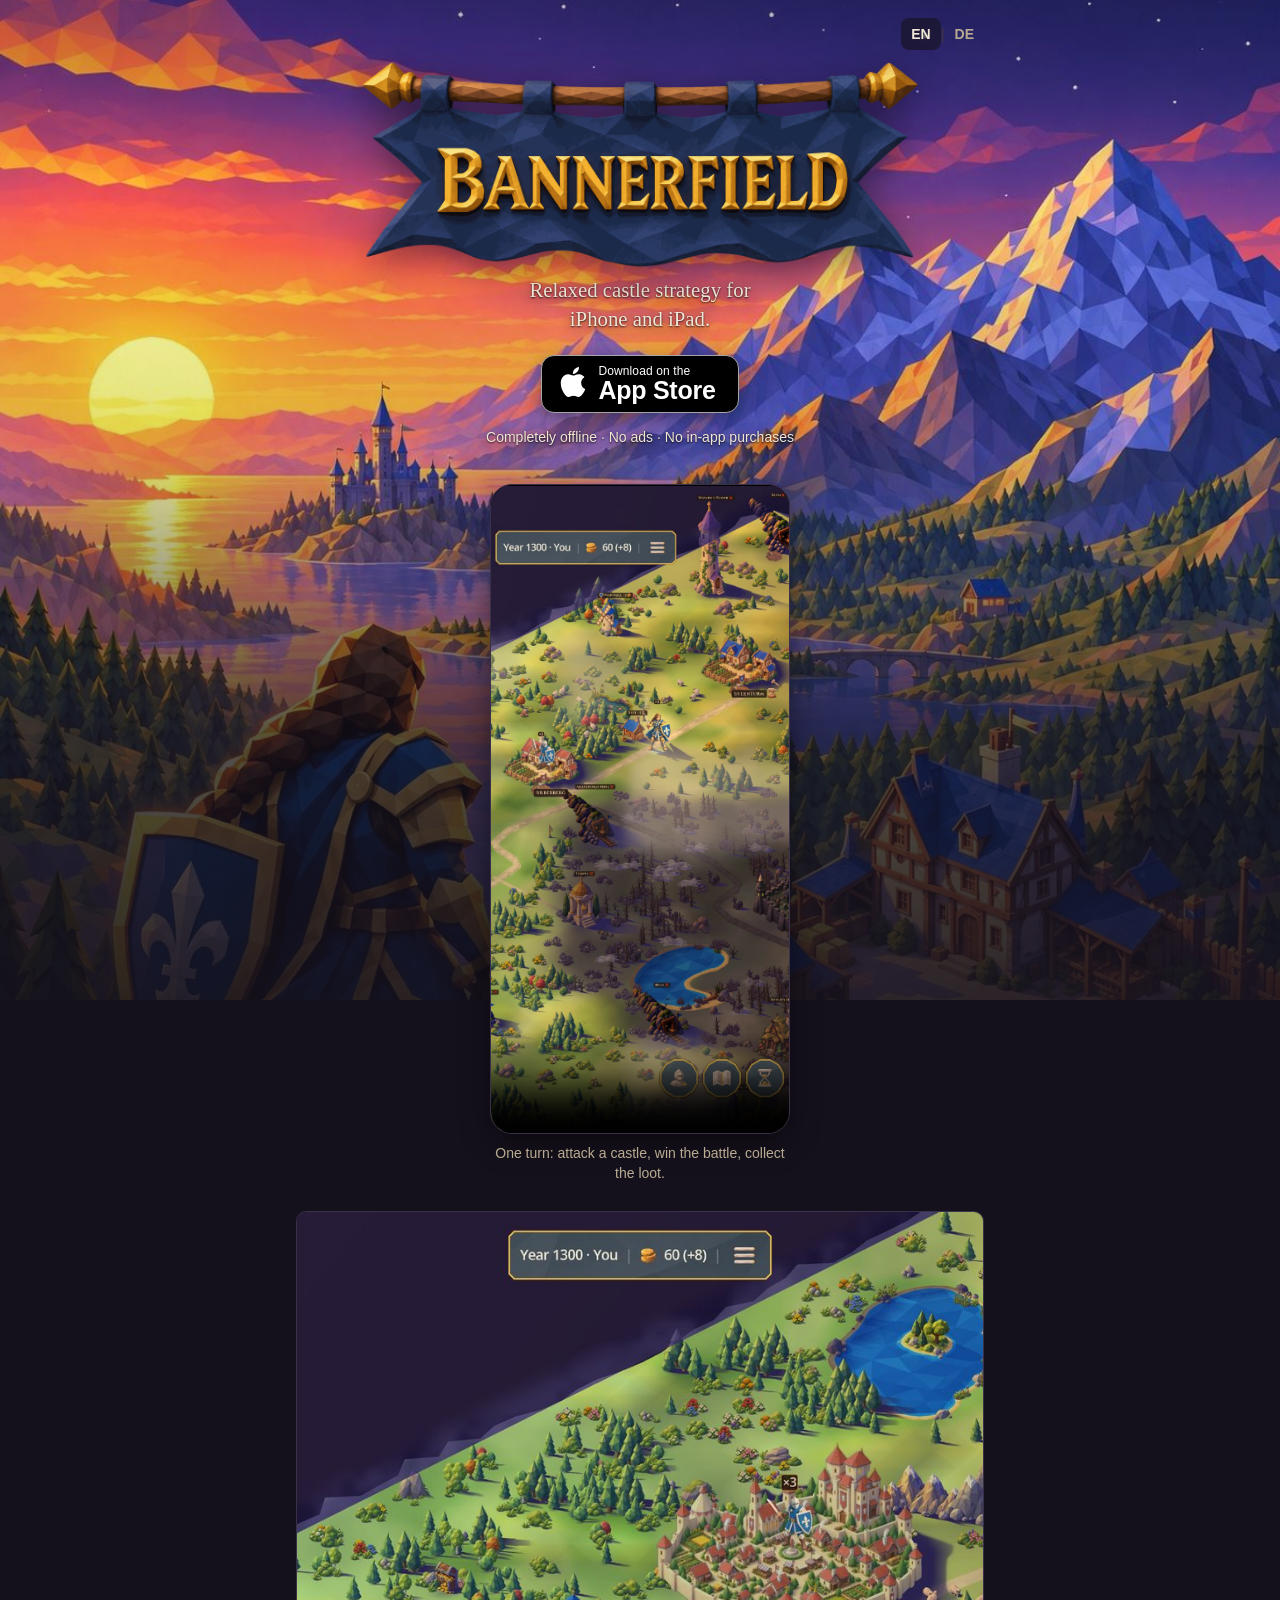
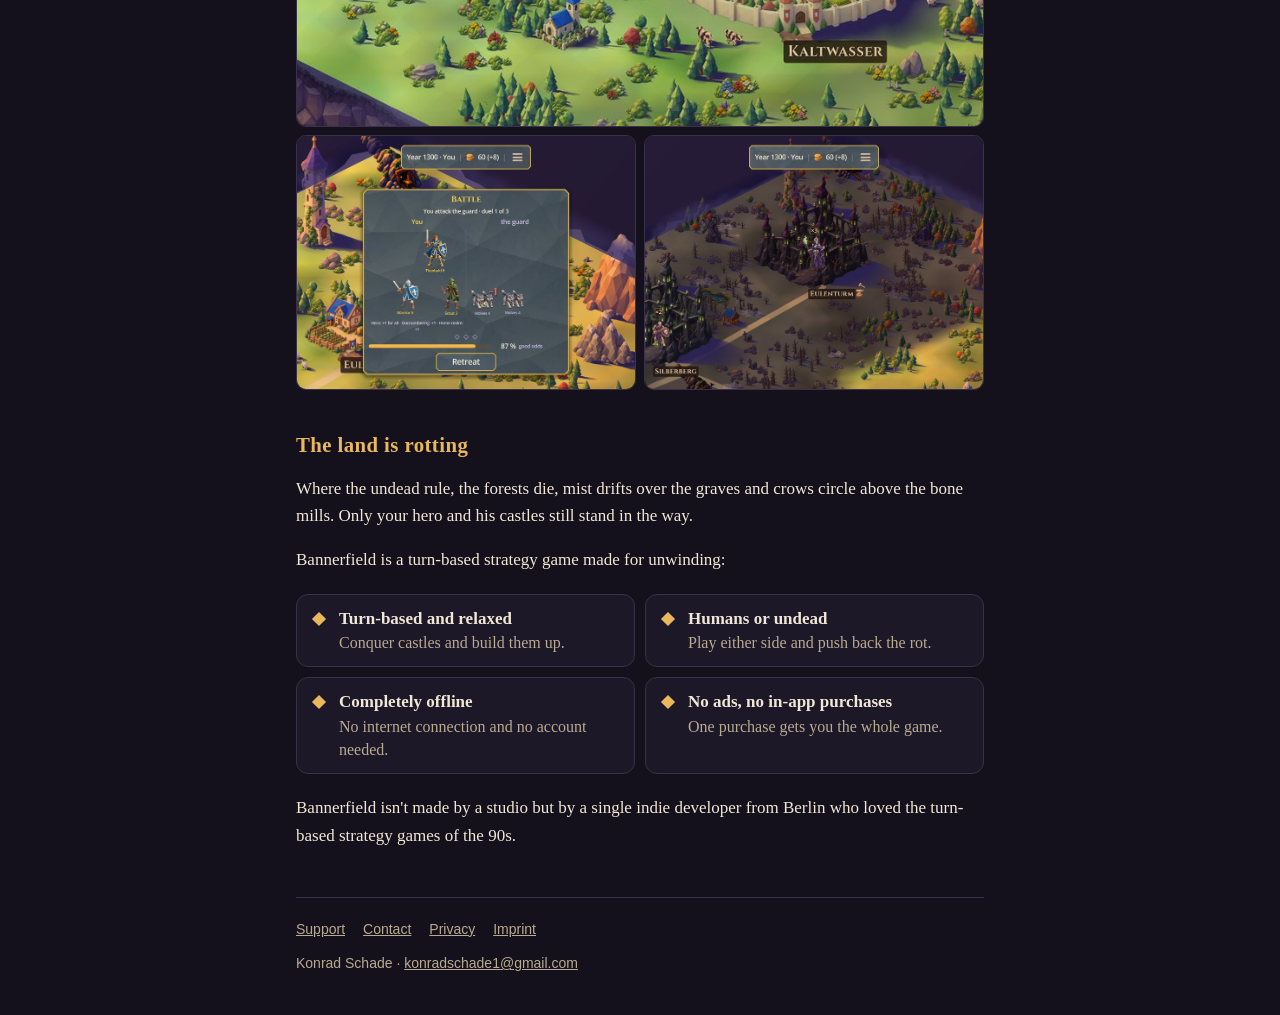
<file: index.html>
<!doctype html>
<html lang="en">
<head>
<meta charset="utf-8">
<meta name="viewport" content="width=device-width, initial-scale=1">
<title>Bannerfield – relaxed castle strategy for iPhone and iPad</title>
<meta name="description" content="Bannerfield is a relaxing turn-based strategy game for iPhone and iPad: conquer and upgrade castles, play as humans or undead, push back the rot. Completely offline, no ads, no in-app purchases.">
<meta name="theme-color" content="#15111c">
<meta name="apple-itunes-app" content="app-id=6818740691">
<meta property="og:type" content="website">
<meta property="og:title" content="Bannerfield">
<meta property="og:description" content="Relaxed castle strategy for iPhone and iPad.">
<meta property="og:url" content="https://konradschade.github.io/bannerfield/">
<meta property="og:image" content="https://konradschade.github.io/bannerfield/media/castle_en.jpg">
<link rel="alternate" hreflang="en" href="https://konradschade.github.io/bannerfield/">
<link rel="alternate" hreflang="de" href="https://konradschade.github.io/bannerfield/de/">
<link rel="alternate" hreflang="x-default" href="https://konradschade.github.io/bannerfield/">
<link rel="stylesheet" href="style.css?v=2">
<link rel="icon" href="icon.png">
<link rel="apple-touch-icon" href="icon.png">
</head>
<body class="home">
<div class="sky" aria-hidden="true"></div>
<main>
  <header class="topbar">
    <nav class="lang" aria-label="Language">
      <a href="./" lang="en" aria-current="page">EN</a>|<a href="de/" lang="de" hreflang="de">DE</a>
    </nav>
  </header>

  <section class="hero">
    <h1><img class="logo" src="logo.png?v=2" alt="Bannerfield" width="900" height="336"></h1>
    <p class="pitch">Relaxed castle strategy for iPhone and iPad.</p>
    <a class="appstore" href="https://apps.apple.com/app/bannerfield/id6818740691">
      <svg viewBox="0 0 24 24" aria-hidden="true"><path d="M12.152 6.896c-.948 0-2.415-1.078-3.96-1.04-2.04.027-3.91 1.183-4.961 3.014-2.117 3.675-.546 9.103 1.519 12.09 1.013 1.454 2.208 3.09 3.792 3.039 1.52-.065 2.09-.987 3.935-.987 1.831 0 2.35.987 3.96.948 1.637-.026 2.676-1.48 3.676-2.948 1.156-1.688 1.636-3.325 1.662-3.415-.039-.013-3.182-1.221-3.22-4.857-.026-3.04 2.48-4.494 2.597-4.559-1.429-2.09-3.623-2.324-4.39-2.376-2-.156-3.675 1.09-4.61 1.09zM15.53 3.83c.843-1.012 1.4-2.427 1.245-3.83-1.207.052-2.662.805-3.532 1.818-.78.896-1.454 2.338-1.273 3.714 1.338.104 2.715-.688 3.559-1.701"/></svg>
      <span><small>Download on the</small><b>App Store</b></span>
    </a>
    <p class="facts"><span>Completely offline</span> · <span>No ads</span> · <span>No in-app purchases</span></p>
  </section>

  <section class="media" aria-label="Gameplay">
    <figure class="video">
      <video controls playsinline muted loop preload="none" width="720" height="1560" poster="media/gameplay_poster.jpg?v=3">
        <source src="media/gameplay.mp4?v=3" type="video/mp4">
      </video>
      <figcaption>One turn: attack a castle, win the battle, collect the loot.</figcaption>
    </figure>
    <div class="shots">
      <a href="media/castle_en.jpg"><img src="media/castle_en.jpg" width="900" height="585" loading="lazy" alt="The neutral castle Kaltwasser by a lake"></a>
      <a href="media/battle_en.jpg"><img src="media/battle_en.jpg" width="900" height="585" loading="lazy" alt="A battle against the wolves guarding a special site"></a>
      <a href="media/rot_en.jpg"><img src="media/rot_en.jpg" width="900" height="585" loading="lazy" alt="Undead castles in the rotting land"></a>
    </div>
  </section>

  <section>
    <h2>The land is rotting</h2>
    <p>Where the undead rule, the forests die, mist drifts over the graves and crows circle above the bone
    mills. Only your hero and his castles still stand in the way.</p>
    <p>Bannerfield is a turn-based strategy game made for unwinding:</p>
    <ul class="features">
      <li><b>Turn-based and relaxed</b>Conquer castles and build them up.</li>
      <li><b>Humans or undead</b>Play either side and push back the rot.</li>
      <li><b>Completely offline</b>No internet connection and no account needed.</li>
      <li><b>No ads, no <span class="nw">in-app</span> purchases</b>One purchase gets you the whole game.</li>
    </ul>
    <p>Bannerfield isn't made by a studio but by a single indie developer from Berlin who loved the
    turn-based strategy games of the 90s.</p>
  </section>

  <footer>
    <nav aria-label="Footer">
      <a href="support/">Support</a><a href="contact/">Contact</a><a href="datenschutz/">Privacy</a><a href="impressum/">Imprint</a>
    </nav>
    Konrad Schade · <a href="mailto:konradschade1@gmail.com">konradschade1@gmail.com</a>
  </footer>
</main>
</body>
</html>
</file>
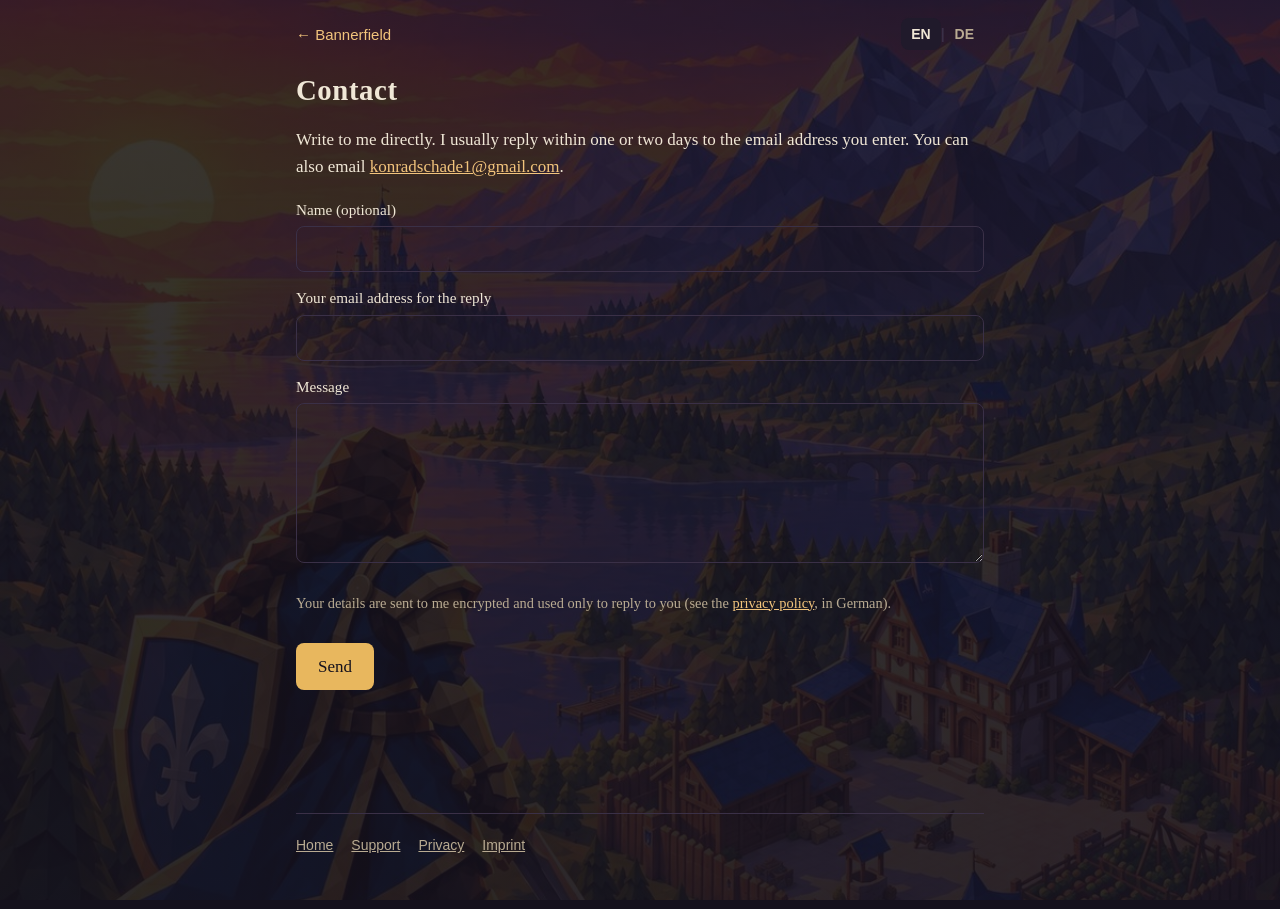
<file: contact/index.html>
<!doctype html>
<html lang="en">
<head>
<meta charset="utf-8">
<meta name="viewport" content="width=device-width, initial-scale=1">
<title>Contact – Bannerfield</title>
<meta name="theme-color" content="#15111c">
<link rel="alternate" hreflang="en" href="https://konradschade.github.io/bannerfield/contact/">
<link rel="alternate" hreflang="de" href="https://konradschade.github.io/bannerfield/kontakt/">
<link rel="stylesheet" href="../style.css?v=2">
<link rel="icon" href="../icon.png">
<style>
form { display: grid; gap: 14px; margin-top: 16px; }
label { display: grid; gap: 4px; font-size: 0.95rem; }
input, textarea { font: inherit; padding: 10px 12px; border: 1px solid var(--line); border-radius: 8px; background: transparent; color: var(--ink); }
textarea { min-height: 160px; resize: vertical; }
button { justify-self: start; font: inherit; padding: 10px 22px; border: 0; border-radius: 8px; background: var(--accent); color: var(--bg); cursor: pointer; }
button:disabled { opacity: 0.6; cursor: default; }
.hint { color: var(--muted); font-size: 0.9rem; }
#status { min-height: 1.6em; }
.trap { position: absolute; left: -9999px; }
</style>
</head>
<body>
<main>
  <header class="topbar">
    <a class="back" href="../">← Bannerfield</a>
    <nav class="lang" aria-label="Language">
      <a href="./" lang="en" aria-current="page">EN</a>|<a href="../kontakt/" lang="de" hreflang="de">DE</a>
    </nav>
  </header>
  <h1>Contact</h1>
  <p>Write to me directly. I usually reply within one or two days to the email address you enter.
  You can also email <a href="mailto:konradschade1@gmail.com">konradschade1@gmail.com</a>.</p>
  <form id="f">
    <label>Name (optional)<input id="name" name="name" autocomplete="name" maxlength="80"></label>
    <label>Your email address for the reply<input id="mail" name="mail" type="email" required autocomplete="email" maxlength="120"></label>
    <label>Message<textarea id="msg" name="msg" required maxlength="3000"></textarea></label>
    <input class="trap" id="web" name="web" tabindex="-1" autocomplete="off" aria-hidden="true">
    <p class="hint">Your details are sent to me encrypted and used only to reply to you
    (see the <a href="../datenschutz/">privacy policy</a>, in German).</p>
    <button id="send" type="submit">Send</button>
    <p id="status" role="status"></p>
  </form>
  <footer>
    <nav aria-label="Footer">
      <a href="../">Home</a><a href="../support/">Support</a><a href="../datenschutz/">Privacy</a><a href="../impressum/">Imprint</a>
    </nav>
  </footer>
</main>
<script>
const f = document.getElementById("f"), st = document.getElementById("status"), btn = document.getElementById("send");
f.addEventListener("submit", async (e) => {
  e.preventDefault();
  if (document.getElementById("web").value) return;  // Spam-Falle
  const name = document.getElementById("name").value.trim();
  const mail = document.getElementById("mail").value.trim();
  const msg = document.getElementById("msg").value.trim();
  if (!mail || !msg) { st.textContent = "Please enter your email address and a message."; return; }
  btn.disabled = true; st.textContent = "Sending …";
  try {
    const r = await fetch("https://ntfy.sh/bannerfield-fb-828cbc5eca8b1c7e", {
      method: "POST",
      headers: { "Title": "Website-Kontakt (EN)", "Tags": "envelope" },
      body: "Von: " + (name || "(ohne Name)") + " <" + mail + ">\n\n" + msg
    });
    if (!r.ok) throw new Error(r.status);
    f.reset(); st.textContent = "Thank you, your message has arrived.";
  } catch (err) {
    st.textContent = "Sending failed. Please email me at konradschade1@gmail.com.";
  } finally { btn.disabled = false; }
});
</script>
</body>
</html>
</file>
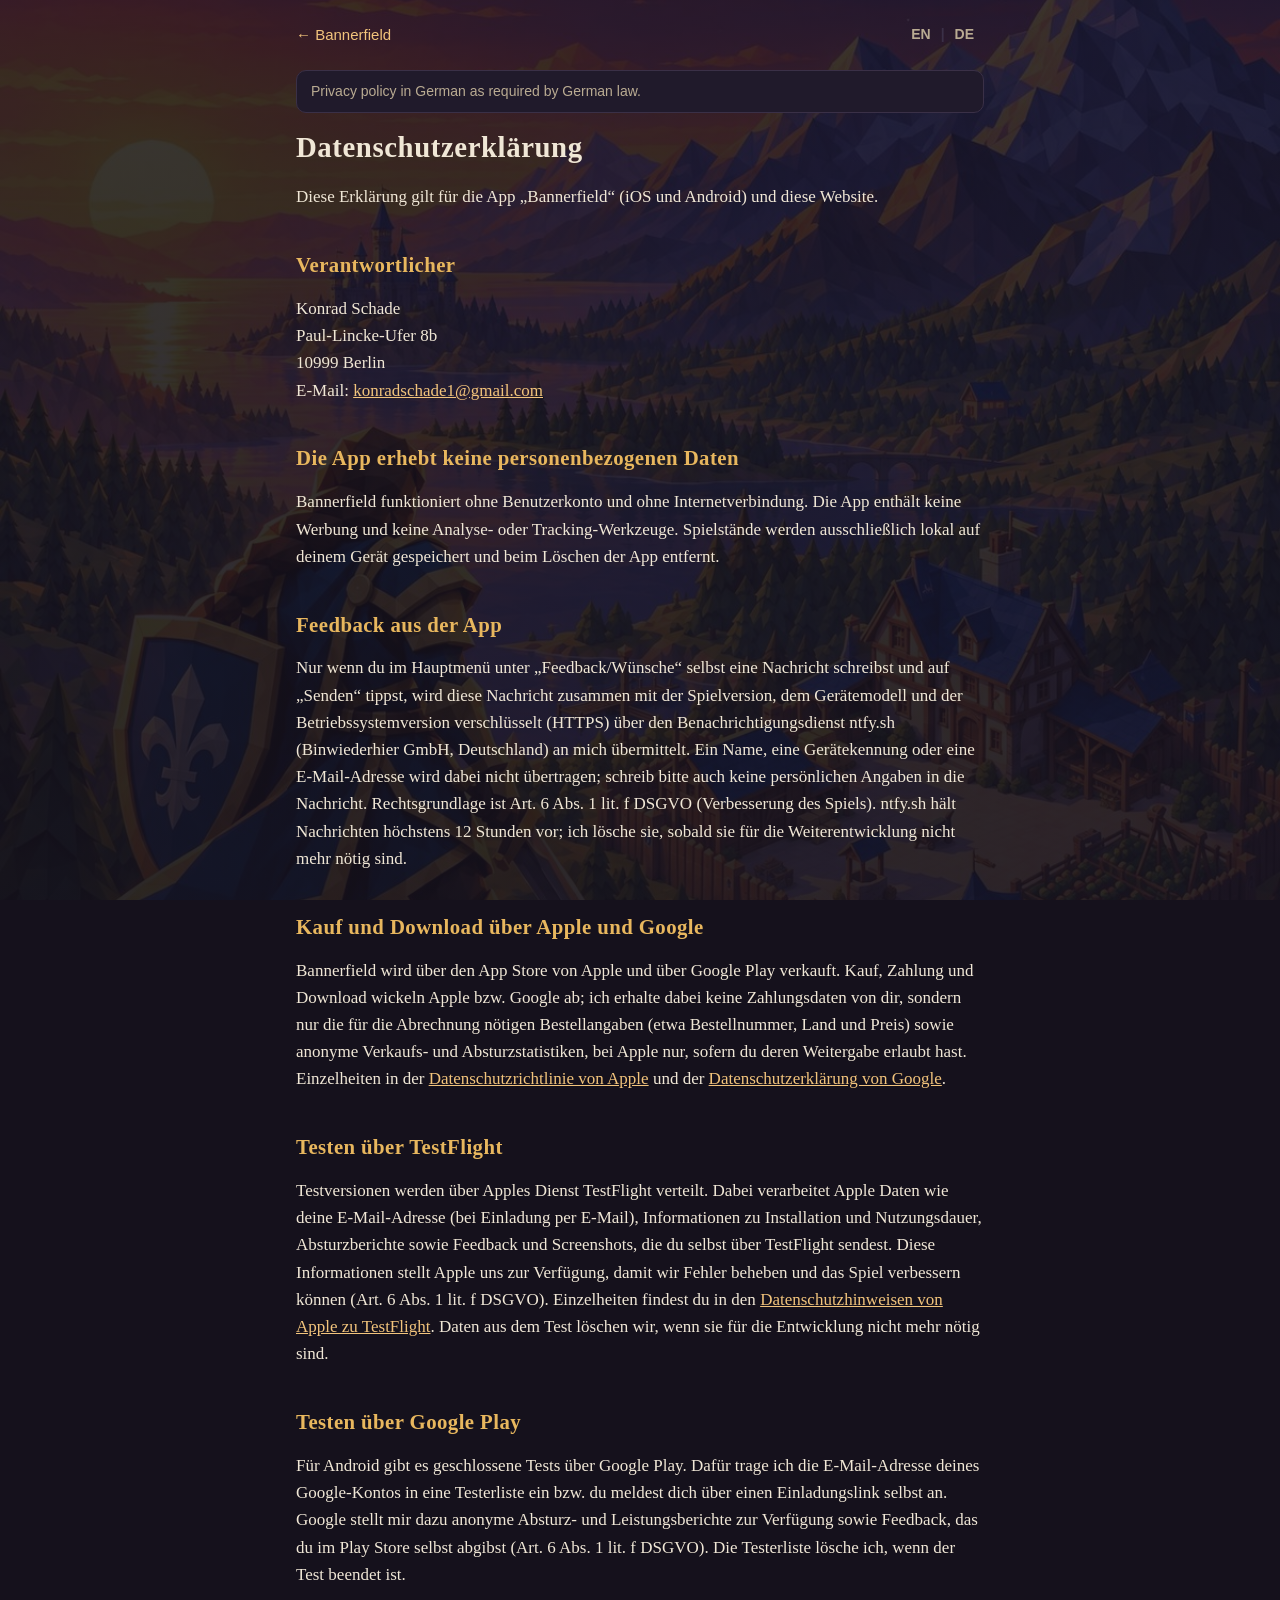
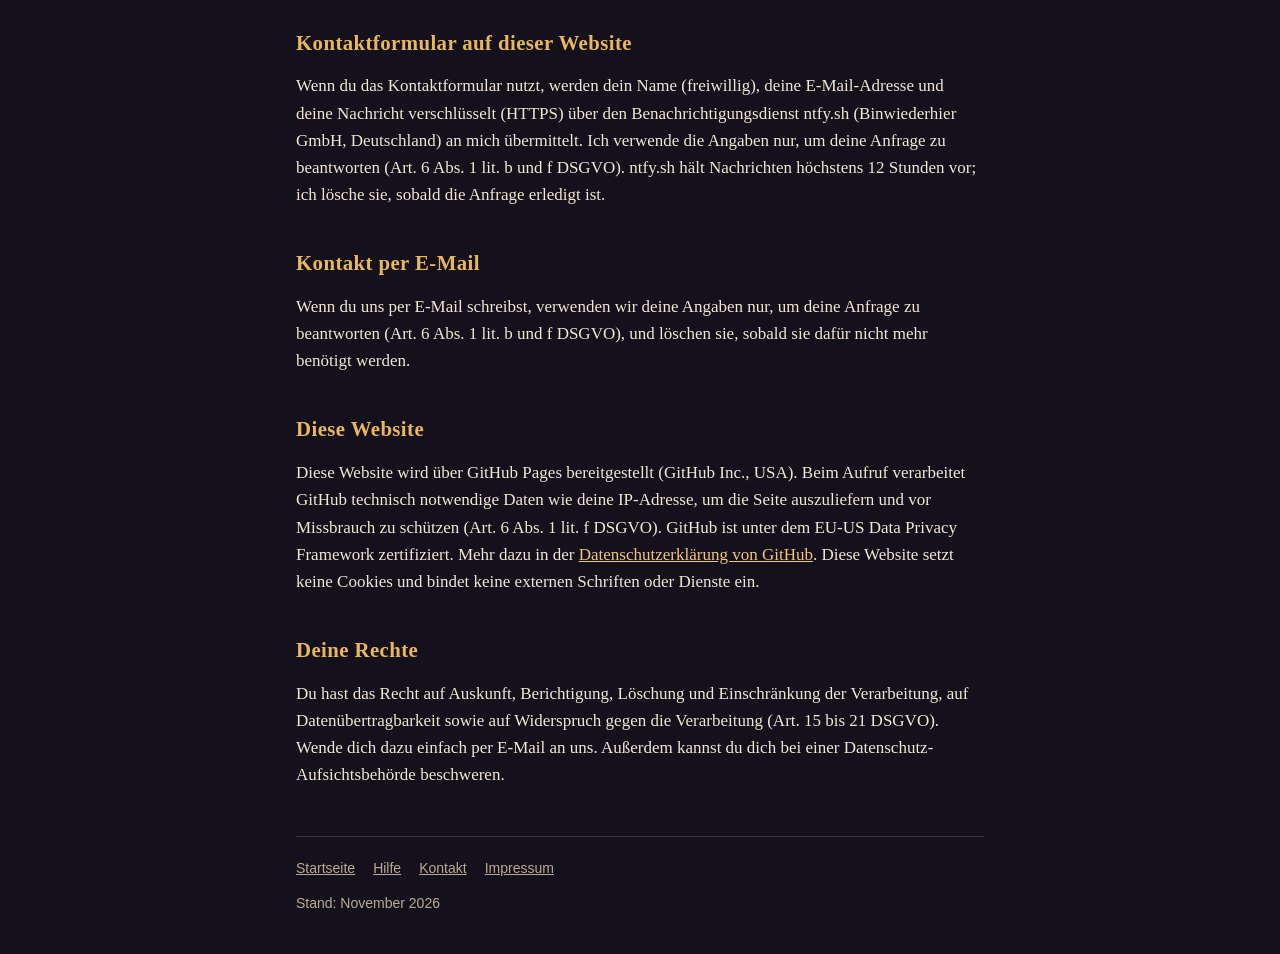
<file: datenschutz/index.html>
<!doctype html>
<html lang="de">
<head>
<meta charset="utf-8">
<meta name="viewport" content="width=device-width, initial-scale=1">
<title>Datenschutz – Bannerfield</title>
<link rel="stylesheet" href="../style.css?v=2">
<link rel="icon" href="../icon.png">
</head>
<body>
<main>
  <header class="topbar">
    <a class="back" href="../">← Bannerfield</a>
    <nav class="lang" aria-label="Language / Sprache">
      <a href="../" lang="en" hreflang="en">EN</a>|<a href="../de/" lang="de" hreflang="de">DE</a>
    </nav>
  </header>
  <p class="note" lang="en">Privacy policy in German as required by German law.</p>
  <h1>Datenschutzerklärung</h1>
  <p>Diese Erklärung gilt für die App „Bannerfield“ (iOS und Android) und diese Website.</p>

  <h2>Verantwortlicher</h2>
  <p>Konrad Schade<br>Paul-Lincke-Ufer 8b<br>10999 Berlin<br>E-Mail: <a href="mailto:konradschade1@gmail.com">konradschade1@gmail.com</a></p>

  <h2>Die App erhebt keine personenbezogenen Daten</h2>
  <p>Bannerfield funktioniert ohne Benutzerkonto und ohne Internetverbindung. Die App enthält keine Werbung
  und keine Analyse- oder Tracking-Werkzeuge. Spielstände werden ausschließlich lokal auf deinem Gerät
  gespeichert und beim Löschen der App entfernt.</p>

  <h2>Feedback aus der App</h2>
  <p>Nur wenn du im Hauptmenü unter „Feedback/Wünsche“ selbst eine Nachricht schreibst und auf „Senden“ tippst,
  wird diese Nachricht zusammen mit der Spielversion, dem Gerätemodell und der Betriebssystemversion
  verschlüsselt (HTTPS) über den Benachrichtigungsdienst ntfy.sh (Binwiederhier GmbH, Deutschland) an mich
  übermittelt. Ein Name, eine Gerätekennung oder eine E-Mail-Adresse wird dabei nicht übertragen; schreib
  bitte auch keine persönlichen Angaben in die Nachricht. Rechtsgrundlage ist Art. 6 Abs. 1 lit. f DSGVO
  (Verbesserung des Spiels). ntfy.sh hält Nachrichten höchstens 12 Stunden vor; ich lösche sie, sobald sie
  für die Weiterentwicklung nicht mehr nötig sind.</p>

  <h2>Kauf und Download über Apple und Google</h2>
  <p>Bannerfield wird über den App Store von Apple und über Google Play verkauft. Kauf, Zahlung und Download
  wickeln Apple bzw. Google ab; ich erhalte dabei keine Zahlungsdaten von dir, sondern nur die für die
  Abrechnung nötigen Bestellangaben (etwa Bestellnummer, Land und Preis) sowie anonyme Verkaufs- und
  Absturzstatistiken, bei Apple nur, sofern du deren Weitergabe erlaubt hast. Einzelheiten in der
  <a href="https://www.apple.com/de/legal/privacy/de-ww/">Datenschutzrichtlinie von Apple</a> und der
  <a href="https://policies.google.com/privacy?hl=de">Datenschutzerklärung von Google</a>.</p>

  <h2>Testen über TestFlight</h2>
  <p>Testversionen werden über Apples Dienst TestFlight verteilt. Dabei verarbeitet Apple Daten wie deine
  E-Mail-Adresse (bei Einladung per E-Mail), Informationen zu Installation und Nutzungsdauer, Absturzberichte
  sowie Feedback und Screenshots, die du selbst über TestFlight sendest. Diese Informationen stellt Apple uns
  zur Verfügung, damit wir Fehler beheben und das Spiel verbessern können (Art. 6 Abs. 1 lit. f DSGVO).
  Einzelheiten findest du in den
  <a href="https://www.apple.com/de/legal/privacy/data/de/test-flight/">Datenschutzhinweisen von Apple zu TestFlight</a>.
  Daten aus dem Test löschen wir, wenn sie für die Entwicklung nicht mehr nötig sind.</p>

  <h2>Testen über Google Play</h2>
  <p>Für Android gibt es geschlossene Tests über Google Play. Dafür trage ich die E-Mail-Adresse deines
  Google-Kontos in eine Testerliste ein bzw. du meldest dich über einen Einladungslink selbst an. Google
  stellt mir dazu anonyme Absturz- und Leistungsberichte zur Verfügung sowie Feedback, das du im Play Store
  selbst abgibst (Art. 6 Abs. 1 lit. f DSGVO). Die Testerliste lösche ich, wenn der Test beendet ist.</p>

  <h2>Kontaktformular auf dieser Website</h2>
  <p>Wenn du das Kontaktformular nutzt, werden dein Name (freiwillig), deine E-Mail-Adresse und deine Nachricht
  verschlüsselt (HTTPS) über den Benachrichtigungsdienst ntfy.sh (Binwiederhier GmbH, Deutschland) an mich
  übermittelt. Ich verwende die Angaben nur, um deine Anfrage zu beantworten (Art. 6 Abs. 1 lit. b und f DSGVO).
  ntfy.sh hält Nachrichten höchstens 12 Stunden vor; ich lösche sie, sobald die Anfrage erledigt ist.</p>

  <h2>Kontakt per E-Mail</h2>
  <p>Wenn du uns per E-Mail schreibst, verwenden wir deine Angaben nur, um deine Anfrage zu beantworten
  (Art. 6 Abs. 1 lit. b und f DSGVO), und löschen sie, sobald sie dafür nicht mehr benötigt werden.</p>

  <h2>Diese Website</h2>
  <p>Diese Website wird über GitHub Pages bereitgestellt (GitHub Inc., USA). Beim Aufruf verarbeitet GitHub
  technisch notwendige Daten wie deine IP-Adresse, um die Seite auszuliefern und vor Missbrauch zu schützen
  (Art. 6 Abs. 1 lit. f DSGVO). GitHub ist unter dem EU-US Data Privacy Framework zertifiziert. Mehr dazu in der
  <a href="https://docs.github.com/de/site-policy/privacy-policies/github-general-privacy-statement">Datenschutzerklärung von GitHub</a>.
  Diese Website setzt keine Cookies und bindet keine externen Schriften oder Dienste ein.</p>

  <h2>Deine Rechte</h2>
  <p>Du hast das Recht auf Auskunft, Berichtigung, Löschung und Einschränkung der Verarbeitung, auf
  Datenübertragbarkeit sowie auf Widerspruch gegen die Verarbeitung (Art. 15 bis 21 DSGVO). Wende dich dazu
  einfach per E-Mail an uns. Außerdem kannst du dich bei einer Datenschutz-Aufsichtsbehörde beschweren.</p>

  <footer>
    <nav aria-label="Fußzeile">
      <a href="../de/">Startseite</a><a href="../de/support/">Hilfe</a><a href="../kontakt/">Kontakt</a><a href="../impressum/">Impressum</a>
    </nav>
    Stand: November 2026
  </footer>
</main>
</body>
</html>
</file>
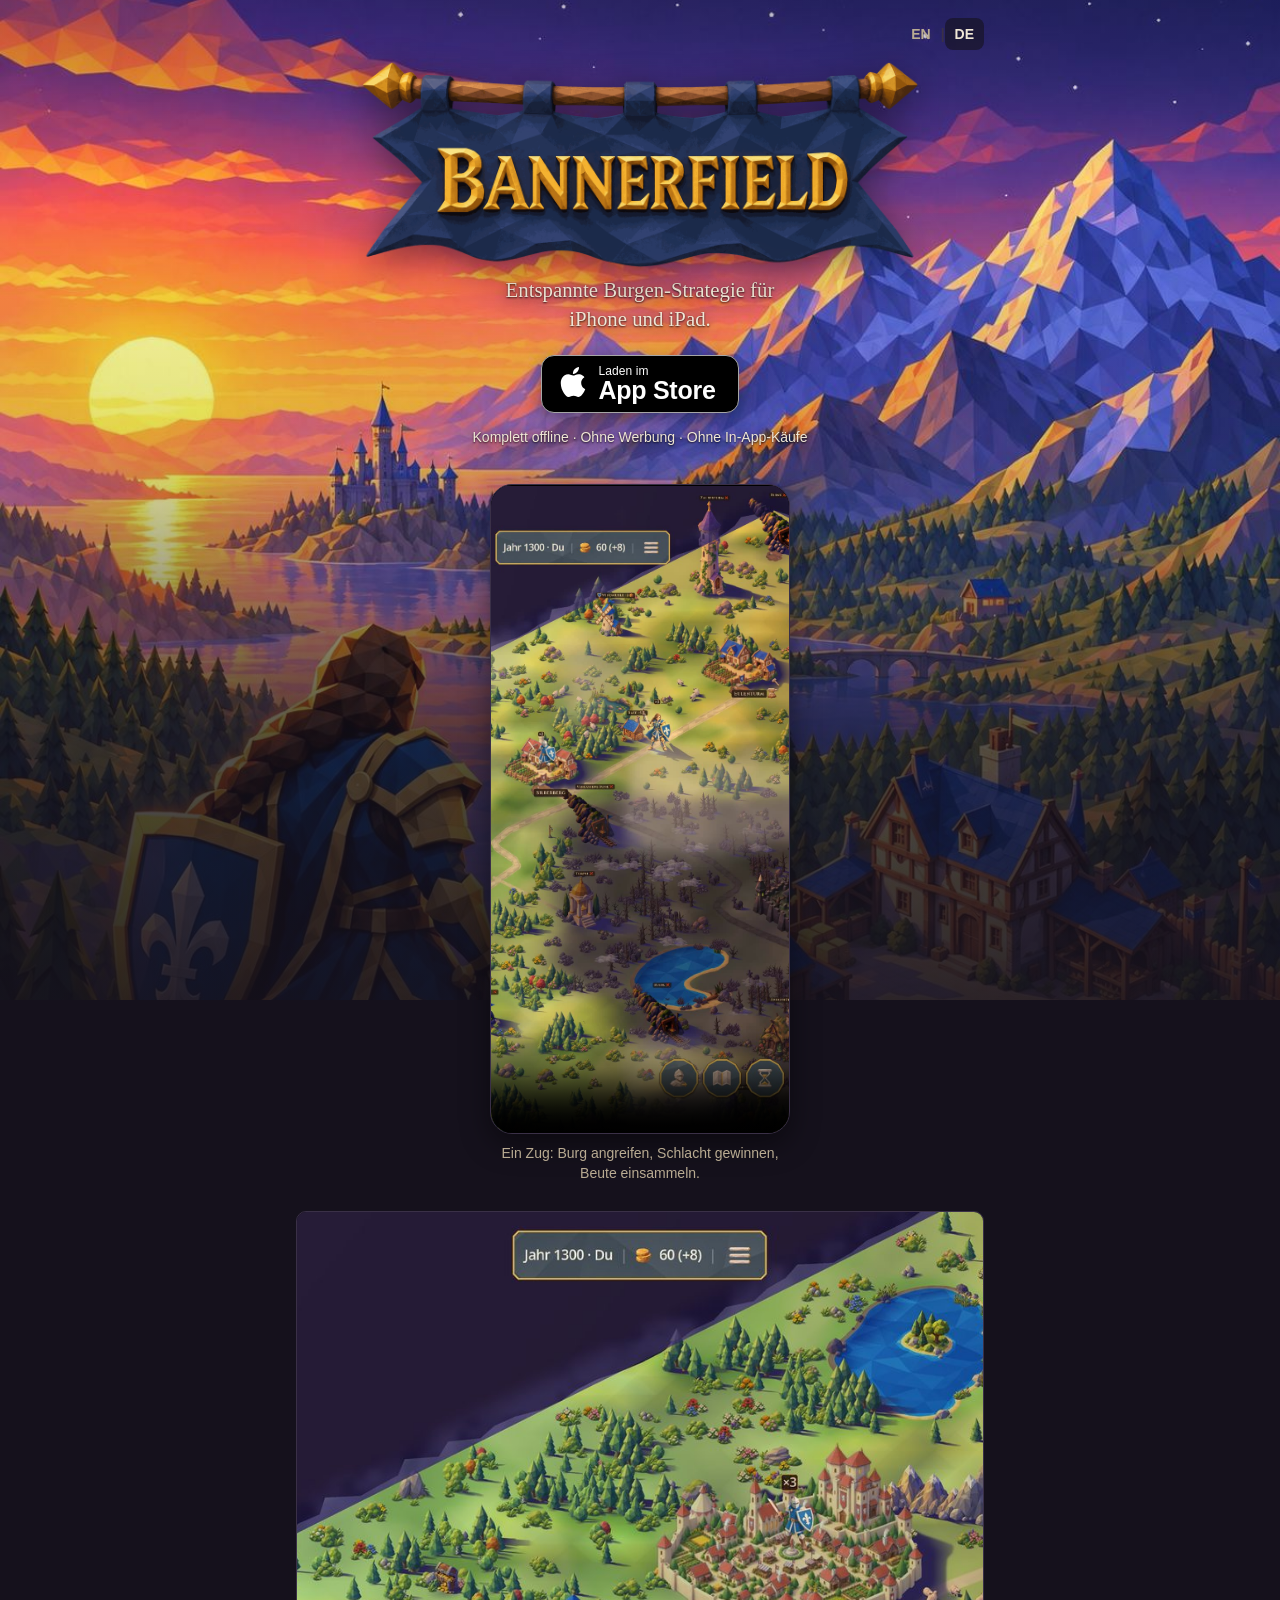
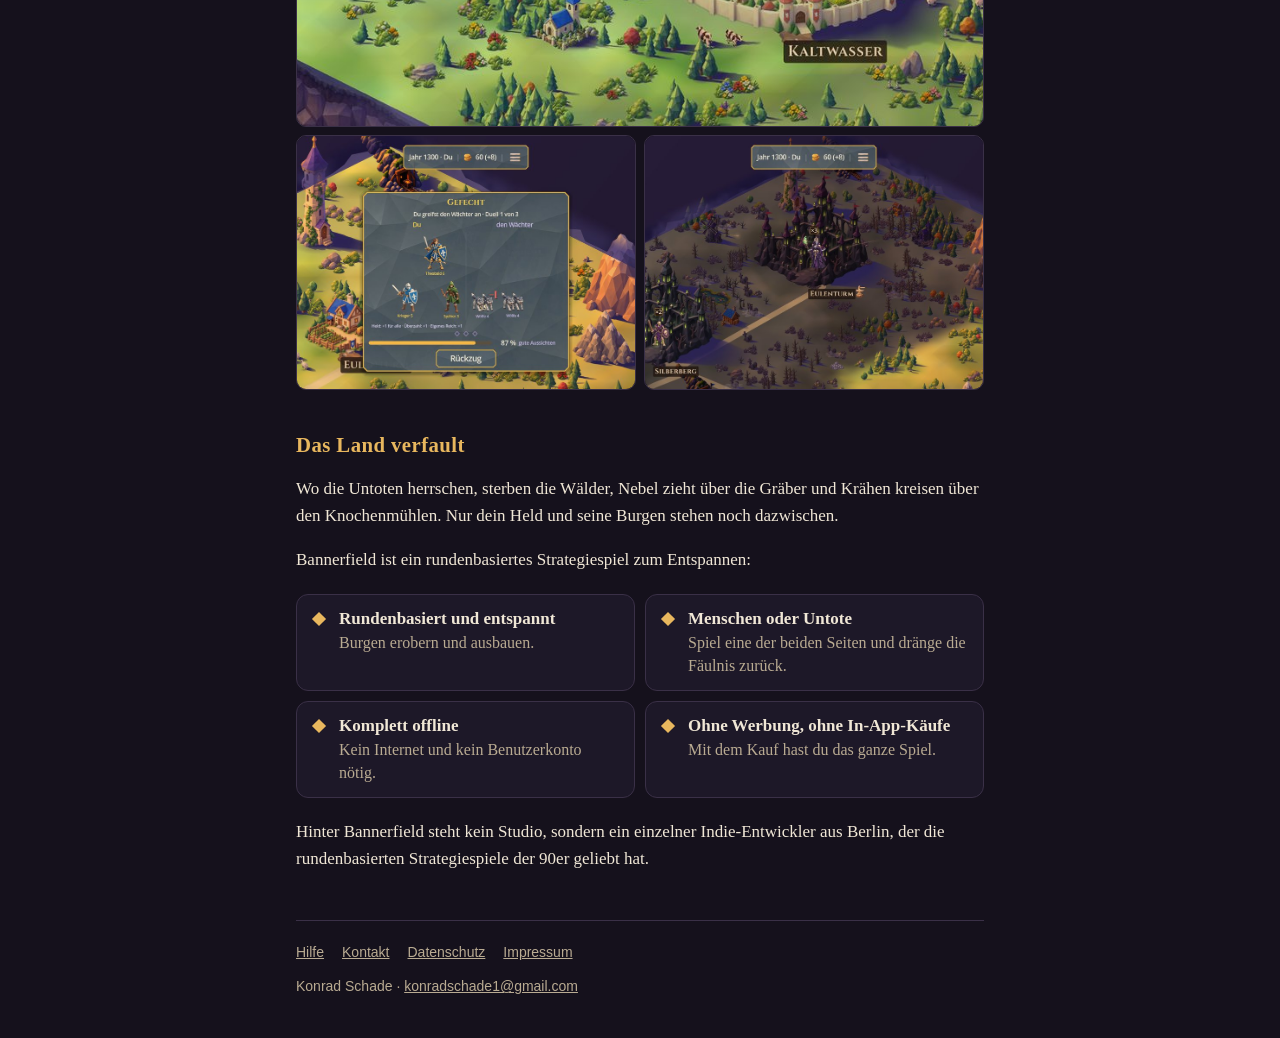
<file: de/index.html>
<!doctype html>
<html lang="de">
<head>
<meta charset="utf-8">
<meta name="viewport" content="width=device-width, initial-scale=1">
<title>Bannerfield – entspannte Burgen-Strategie für iPhone und iPad</title>
<meta name="description" content="Bannerfield ist ein rundenbasiertes Strategiespiel zum Entspannen für iPhone und iPad: Burgen erobern und ausbauen, als Menschen oder Untote spielen, die Fäulnis zurückdrängen. Komplett offline, ohne Werbung und ohne In-App-Käufe.">
<meta name="theme-color" content="#15111c">
<meta name="apple-itunes-app" content="app-id=6818740691">
<meta property="og:type" content="website">
<meta property="og:title" content="Bannerfield">
<meta property="og:description" content="Entspannte Burgen-Strategie für iPhone und iPad.">
<meta property="og:url" content="https://konradschade.github.io/bannerfield/de/">
<meta property="og:image" content="https://konradschade.github.io/bannerfield/media/castle_de.jpg">
<link rel="alternate" hreflang="en" href="https://konradschade.github.io/bannerfield/">
<link rel="alternate" hreflang="de" href="https://konradschade.github.io/bannerfield/de/">
<link rel="alternate" hreflang="x-default" href="https://konradschade.github.io/bannerfield/">
<link rel="stylesheet" href="../style.css?v=2">
<link rel="icon" href="../icon.png">
<link rel="apple-touch-icon" href="../icon.png">
</head>
<body class="home">
<div class="sky" aria-hidden="true"></div>
<main>
  <header class="topbar">
    <nav class="lang" aria-label="Sprache">
      <a href="../" lang="en" hreflang="en">EN</a>|<a href="./" lang="de" aria-current="page">DE</a>
    </nav>
  </header>

  <section class="hero">
    <h1><img class="logo" src="../logo.png?v=2" alt="Bannerfield" width="900" height="336"></h1>
    <p class="pitch">Entspannte Burgen-Strategie für iPhone und iPad.</p>
    <a class="appstore" href="https://apps.apple.com/de/app/bannerfield/id6818740691">
      <svg viewBox="0 0 24 24" aria-hidden="true"><path d="M12.152 6.896c-.948 0-2.415-1.078-3.96-1.04-2.04.027-3.91 1.183-4.961 3.014-2.117 3.675-.546 9.103 1.519 12.09 1.013 1.454 2.208 3.09 3.792 3.039 1.52-.065 2.09-.987 3.935-.987 1.831 0 2.35.987 3.96.948 1.637-.026 2.676-1.48 3.676-2.948 1.156-1.688 1.636-3.325 1.662-3.415-.039-.013-3.182-1.221-3.22-4.857-.026-3.04 2.48-4.494 2.597-4.559-1.429-2.09-3.623-2.324-4.39-2.376-2-.156-3.675 1.09-4.61 1.09zM15.53 3.83c.843-1.012 1.4-2.427 1.245-3.83-1.207.052-2.662.805-3.532 1.818-.78.896-1.454 2.338-1.273 3.714 1.338.104 2.715-.688 3.559-1.701"/></svg>
      <span><small>Laden im</small><b>App Store</b></span>
    </a>
    <p class="facts"><span>Komplett offline</span> · <span>Ohne Werbung</span> · <span>Ohne In-App-Käufe</span></p>
  </section>

  <section class="media" aria-label="Spielszenen">
    <figure class="video">
      <video controls playsinline muted loop preload="none" width="720" height="1560" poster="../media/gameplay_poster_de.jpg?v=3">
        <source src="../media/gameplay_de.mp4?v=3" type="video/mp4">
      </video>
      <figcaption>Ein Zug: Burg angreifen, Schlacht gewinnen, Beute einsammeln.</figcaption>
    </figure>
    <div class="shots">
      <a href="../media/castle_de.jpg"><img src="../media/castle_de.jpg" width="900" height="585" loading="lazy" alt="Die neutrale Burg Kaltwasser am See"></a>
      <a href="../media/battle_de.jpg"><img src="../media/battle_de.jpg" width="900" height="585" loading="lazy" alt="Kampf gegen die Wölfe, die einen Sonderort bewachen"></a>
      <a href="../media/rot_de.jpg"><img src="../media/rot_de.jpg" width="900" height="585" loading="lazy" alt="Burgen der Untoten im verfaulten Land"></a>
    </div>
  </section>

  <section>
    <h2>Das Land verfault</h2>
    <p>Wo die Untoten herrschen, sterben die Wälder, Nebel zieht über die Gräber und Krähen kreisen über den
    Knochenmühlen. Nur dein Held und seine Burgen stehen noch dazwischen.</p>
    <p>Bannerfield ist ein rundenbasiertes Strategiespiel zum Entspannen:</p>
    <ul class="features">
      <li><b>Rundenbasiert und entspannt</b>Burgen erobern und ausbauen.</li>
      <li><b>Menschen oder Untote</b>Spiel eine der beiden Seiten und dränge die Fäulnis zurück.</li>
      <li><b>Komplett offline</b>Kein Internet und kein Benutzerkonto nötig.</li>
      <li><b>Ohne Werbung, ohne <span class="nw">In-App-Käufe</span></b>Mit dem Kauf hast du das ganze Spiel.</li>
    </ul>
    <p>Hinter Bannerfield steht kein Studio, sondern ein einzelner Indie-Entwickler aus Berlin, der die
    rundenbasierten Strategiespiele der 90er geliebt hat.</p>
  </section>

  <footer>
    <nav aria-label="Fußzeile">
      <a href="support/">Hilfe</a><a href="../kontakt/">Kontakt</a><a href="../datenschutz/">Datenschutz</a><a href="../impressum/">Impressum</a>
    </nav>
    Konrad Schade · <a href="mailto:konradschade1@gmail.com">konradschade1@gmail.com</a>
  </footer>
</main>
</body>
</html>
</file>
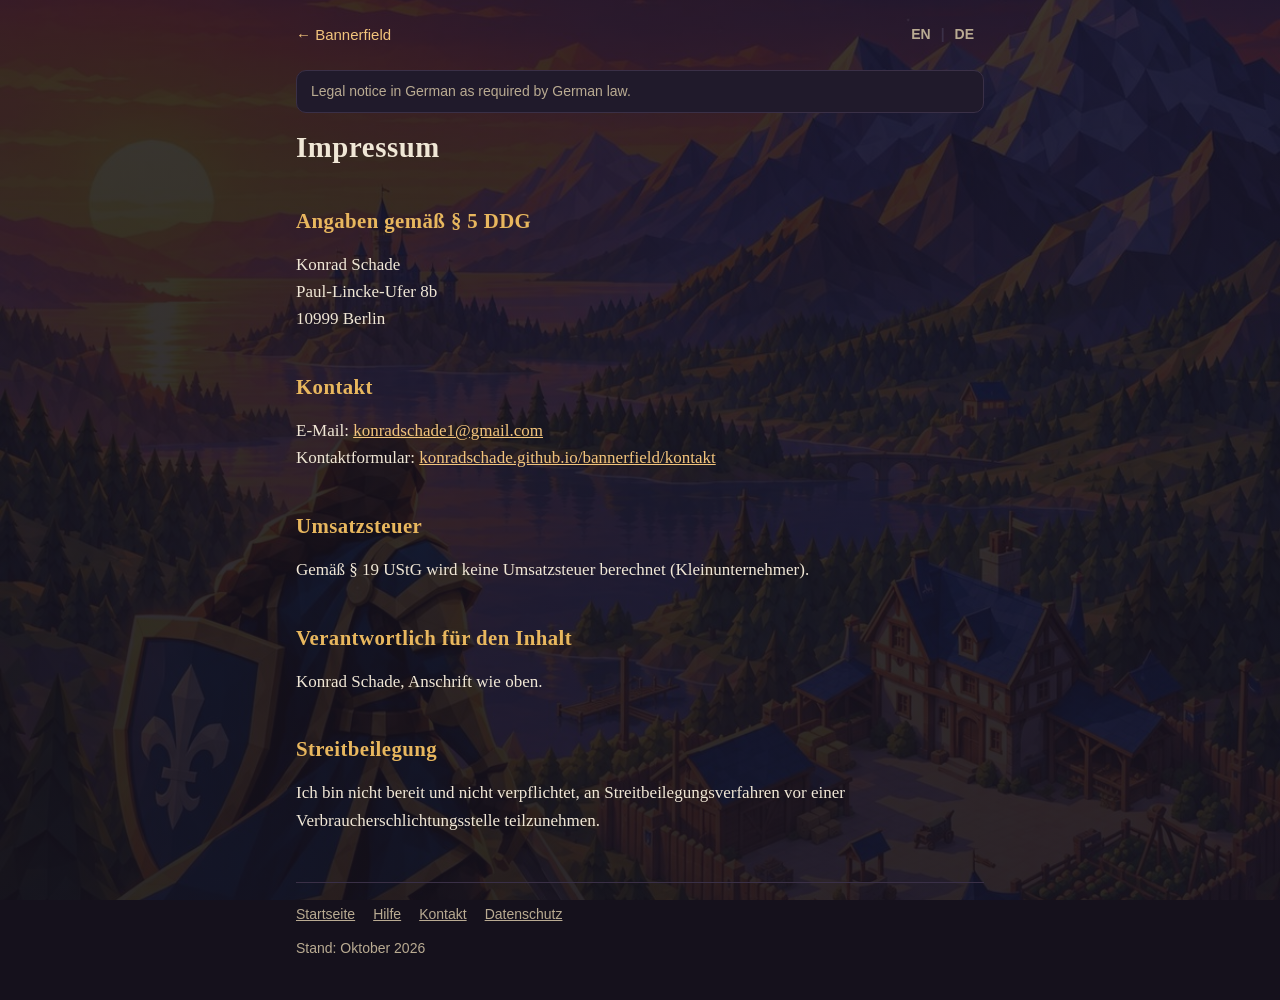
<file: impressum/index.html>
<!doctype html>
<html lang="de">
<head>
<meta charset="utf-8">
<meta name="viewport" content="width=device-width, initial-scale=1">
<title>Impressum – Bannerfield</title>
<link rel="stylesheet" href="../style.css?v=2">
<link rel="icon" href="../icon.png">
</head>
<body>
<main>
  <header class="topbar">
    <a class="back" href="../">← Bannerfield</a>
    <nav class="lang" aria-label="Language / Sprache">
      <a href="../" lang="en" hreflang="en">EN</a>|<a href="../de/" lang="de" hreflang="de">DE</a>
    </nav>
  </header>
  <p class="note" lang="en">Legal notice in German as required by German law.</p>
  <h1>Impressum</h1>
  <h2>Angaben gemäß § 5 DDG</h2>
  <p>Konrad Schade<br>Paul-Lincke-Ufer 8b<br>10999 Berlin</p>
  <h2>Kontakt</h2>
  <p>E-Mail: <a href="mailto:konradschade1@gmail.com">konradschade1@gmail.com</a><br>
  Kontaktformular: <a href="../kontakt/">konradschade.github.io/bannerfield/kontakt</a></p>
  <h2>Umsatzsteuer</h2>
  <p>Gemäß § 19 UStG wird keine Umsatzsteuer berechnet (Kleinunternehmer).</p>
  <h2>Verantwortlich für den Inhalt</h2>
  <p>Konrad Schade, Anschrift wie oben.</p>
  <h2>Streitbeilegung</h2>
  <p>Ich bin nicht bereit und nicht verpflichtet, an Streitbeilegungsverfahren vor einer
  Verbraucherschlichtungsstelle teilzunehmen.</p>
  <footer>
    <nav aria-label="Fußzeile">
      <a href="../de/">Startseite</a><a href="../de/support/">Hilfe</a><a href="../kontakt/">Kontakt</a><a href="../datenschutz/">Datenschutz</a>
    </nav>
    Stand: Oktober 2026
  </footer>
</main>
</body>
</html>
</file>
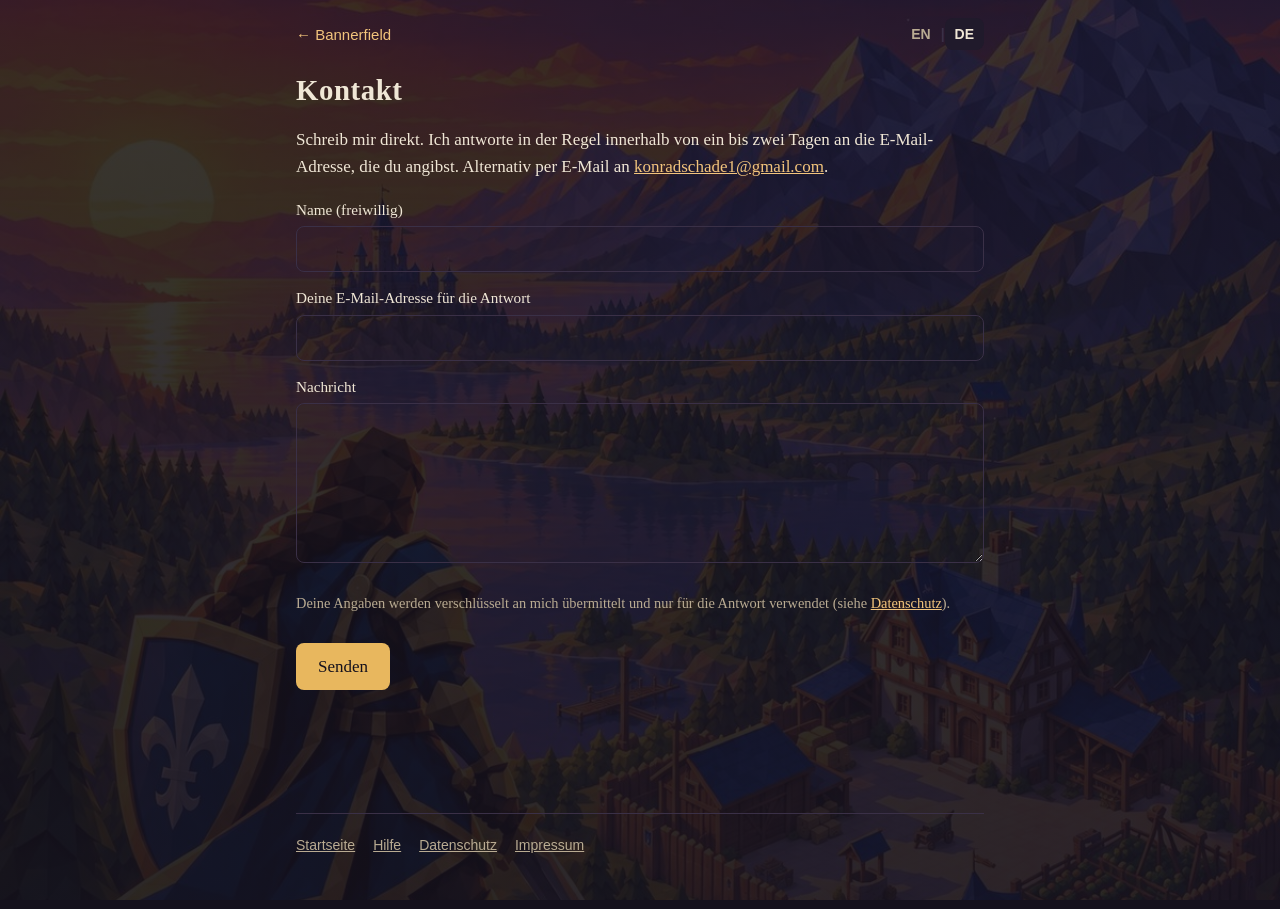
<file: kontakt/index.html>
<!doctype html>
<html lang="de">
<head>
<meta charset="utf-8">
<meta name="viewport" content="width=device-width, initial-scale=1">
<title>Kontakt – Bannerfield</title>
<link rel="stylesheet" href="../style.css?v=2">
<link rel="icon" href="../icon.png">
<meta name="theme-color" content="#15111c">
<link rel="alternate" hreflang="en" href="https://konradschade.github.io/bannerfield/contact/">
<link rel="alternate" hreflang="de" href="https://konradschade.github.io/bannerfield/kontakt/">
<style>
form { display: grid; gap: 14px; margin-top: 16px; }
label { display: grid; gap: 4px; font-size: 0.95rem; }
input, textarea { font: inherit; padding: 10px 12px; border: 1px solid var(--line); border-radius: 8px; background: transparent; color: var(--ink); }
textarea { min-height: 160px; resize: vertical; }
button { justify-self: start; font: inherit; padding: 10px 22px; border: 0; border-radius: 8px; background: var(--accent); color: var(--bg); cursor: pointer; }
button:disabled { opacity: 0.6; cursor: default; }
.hint { color: var(--muted); font-size: 0.9rem; }
#status { min-height: 1.6em; }
.trap { position: absolute; left: -9999px; }
</style>
</head>
<body>
<main>
  <header class="topbar">
    <a class="back" href="../de/">← Bannerfield</a>
    <nav class="lang" aria-label="Sprache">
      <a href="../contact/" lang="en" hreflang="en">EN</a>|<a href="./" lang="de" aria-current="page">DE</a>
    </nav>
  </header>
  <h1>Kontakt</h1>
  <p>Schreib mir direkt. Ich antworte in der Regel innerhalb von ein bis zwei Tagen an die E-Mail-Adresse,
  die du angibst. Alternativ per E-Mail an <a href="mailto:konradschade1@gmail.com">konradschade1@gmail.com</a>.</p>
  <form id="f">
    <label>Name (freiwillig)<input id="name" name="name" autocomplete="name" maxlength="80"></label>
    <label>Deine E-Mail-Adresse für die Antwort<input id="mail" name="mail" type="email" required autocomplete="email" maxlength="120"></label>
    <label>Nachricht<textarea id="msg" name="msg" required maxlength="3000"></textarea></label>
    <input class="trap" id="web" name="web" tabindex="-1" autocomplete="off" aria-hidden="true">
    <p class="hint">Deine Angaben werden verschlüsselt an mich übermittelt und nur für die Antwort verwendet
    (siehe <a href="../datenschutz/">Datenschutz</a>).</p>
    <button id="send" type="submit">Senden</button>
    <p id="status" role="status"></p>
  </form>
  <footer>
    <nav aria-label="Fußzeile">
      <a href="../de/">Startseite</a><a href="../de/support/">Hilfe</a><a href="../datenschutz/">Datenschutz</a><a href="../impressum/">Impressum</a>
    </nav>
  </footer>
</main>
<script>
const f = document.getElementById("f"), st = document.getElementById("status"), btn = document.getElementById("send");
f.addEventListener("submit", async (e) => {
  e.preventDefault();
  if (document.getElementById("web").value) return;  // Spam-Falle
  const name = document.getElementById("name").value.trim();
  const mail = document.getElementById("mail").value.trim();
  const msg = document.getElementById("msg").value.trim();
  if (!mail || !msg) { st.textContent = "Bitte E-Mail-Adresse und Nachricht ausfüllen."; return; }
  btn.disabled = true; st.textContent = "Wird gesendet …";
  try {
    const r = await fetch("https://ntfy.sh/bannerfield-fb-828cbc5eca8b1c7e", {
      method: "POST",
      headers: { "Title": "Website-Kontakt", "Tags": "envelope" },
      body: "Von: " + (name || "(ohne Name)") + " <" + mail + ">\n\n" + msg
    });
    if (!r.ok) throw new Error(r.status);
    f.reset(); st.textContent = "Danke, deine Nachricht ist angekommen.";
  } catch (err) {
    st.textContent = "Senden hat nicht geklappt. Bitte schreib mir per E-Mail an konradschade1@gmail.com.";
  } finally { btn.disabled = false; }
});
</script>
</body>
</html>
</file>
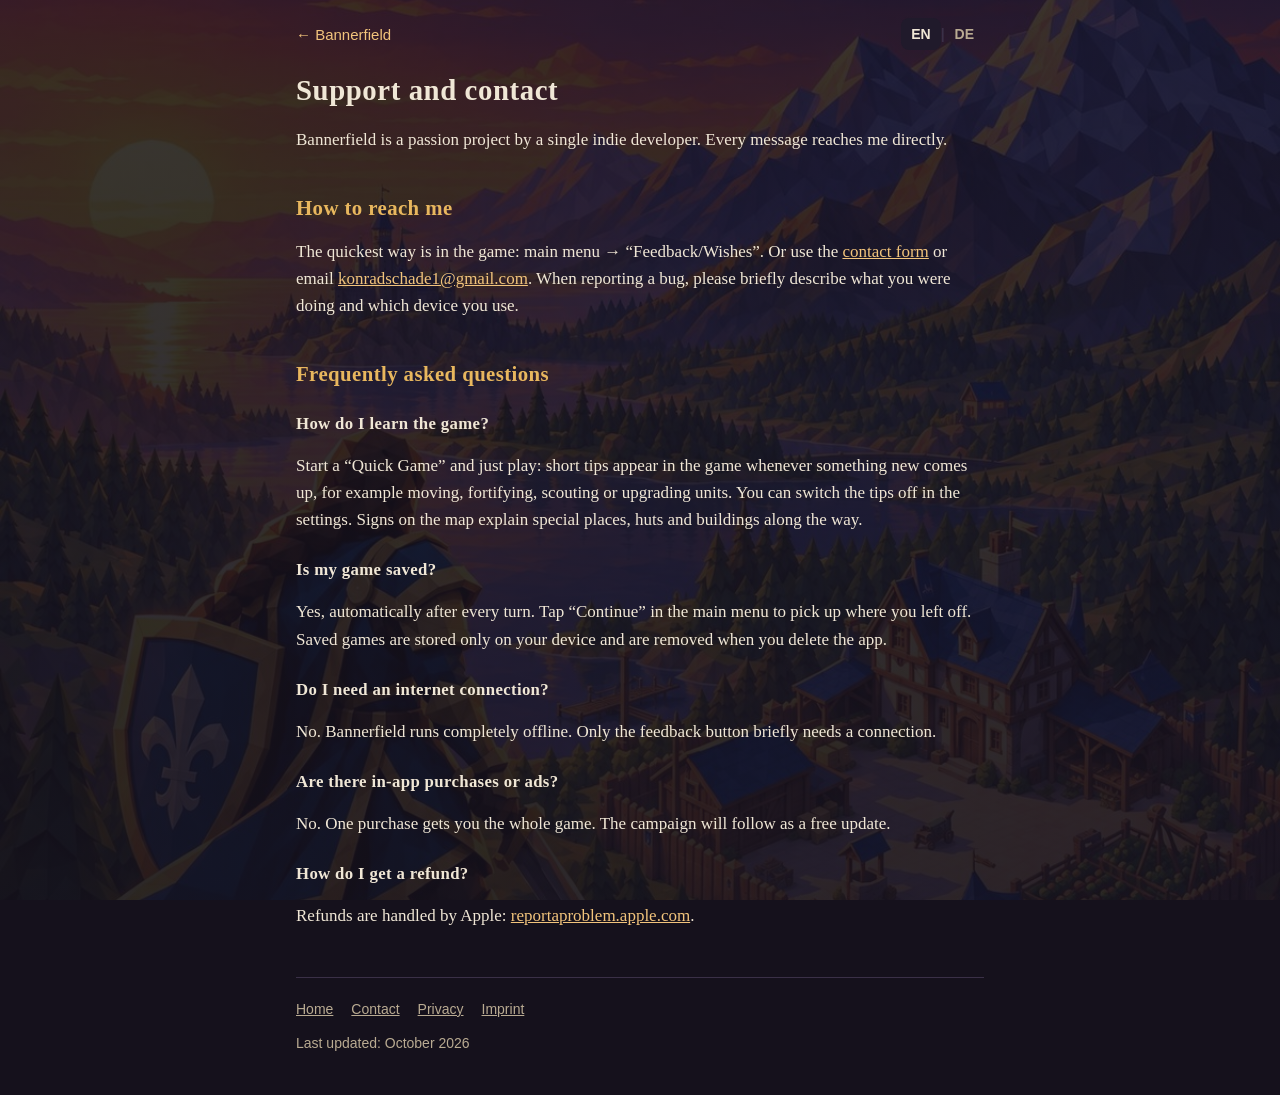
<file: support/index.html>
<!doctype html>
<html lang="en">
<head>
<meta charset="utf-8">
<meta name="viewport" content="width=device-width, initial-scale=1">
<title>Support – Bannerfield</title>
<meta name="theme-color" content="#15111c">
<link rel="alternate" hreflang="en" href="https://konradschade.github.io/bannerfield/support/">
<link rel="alternate" hreflang="de" href="https://konradschade.github.io/bannerfield/de/support/">
<link rel="stylesheet" href="../style.css?v=2">
<link rel="icon" href="../icon.png">
</head>
<body>
<main>
  <header class="topbar">
    <a class="back" href="../">← Bannerfield</a>
    <nav class="lang" aria-label="Language">
      <a href="./" lang="en" aria-current="page">EN</a>|<a href="../de/support/" lang="de" hreflang="de">DE</a>
    </nav>
  </header>
  <h1>Support and contact</h1>
  <p>Bannerfield is a passion project by a single indie developer. Every message reaches me directly.</p>

  <h2>How to reach me</h2>
  <p>The quickest way is in the game: main menu → “Feedback/Wishes”. Or use the <a href="../contact/">contact form</a>
  or email <a href="mailto:konradschade1@gmail.com">konradschade1@gmail.com</a>. When reporting a bug, please
  briefly describe what you were doing and which device you use.</p>

  <h2>Frequently asked questions</h2>
  <h3>How do I learn the game?</h3>
  <p>Start a “Quick Game” and just play: short tips appear in the game whenever something new comes up, for example
  moving, fortifying, scouting or upgrading units. You can switch the tips off in the settings. Signs on the map explain
  special places, huts and buildings along the way.</p>
  <h3>Is my game saved?</h3>
  <p>Yes, automatically after every turn. Tap “Continue” in the main menu to pick up where you left off.
  Saved games are stored only on your device and are removed when you delete the app.</p>
  <h3>Do I need an internet connection?</h3>
  <p>No. Bannerfield runs completely offline. Only the feedback button briefly needs a connection.</p>
  <h3>Are there in-app purchases or ads?</h3>
  <p>No. One purchase gets you the whole game. The campaign will follow as a free update.</p>
  <h3>How do I get a refund?</h3>
  <p>Refunds are handled by Apple: <a href="https://reportaproblem.apple.com">reportaproblem.apple.com</a>.</p>

  <footer>
    <nav aria-label="Footer">
      <a href="../">Home</a><a href="../contact/">Contact</a><a href="../datenschutz/">Privacy</a><a href="../impressum/">Imprint</a>
    </nav>
    Last updated: October 2026
  </footer>
</main>
</body>
</html>
</file>
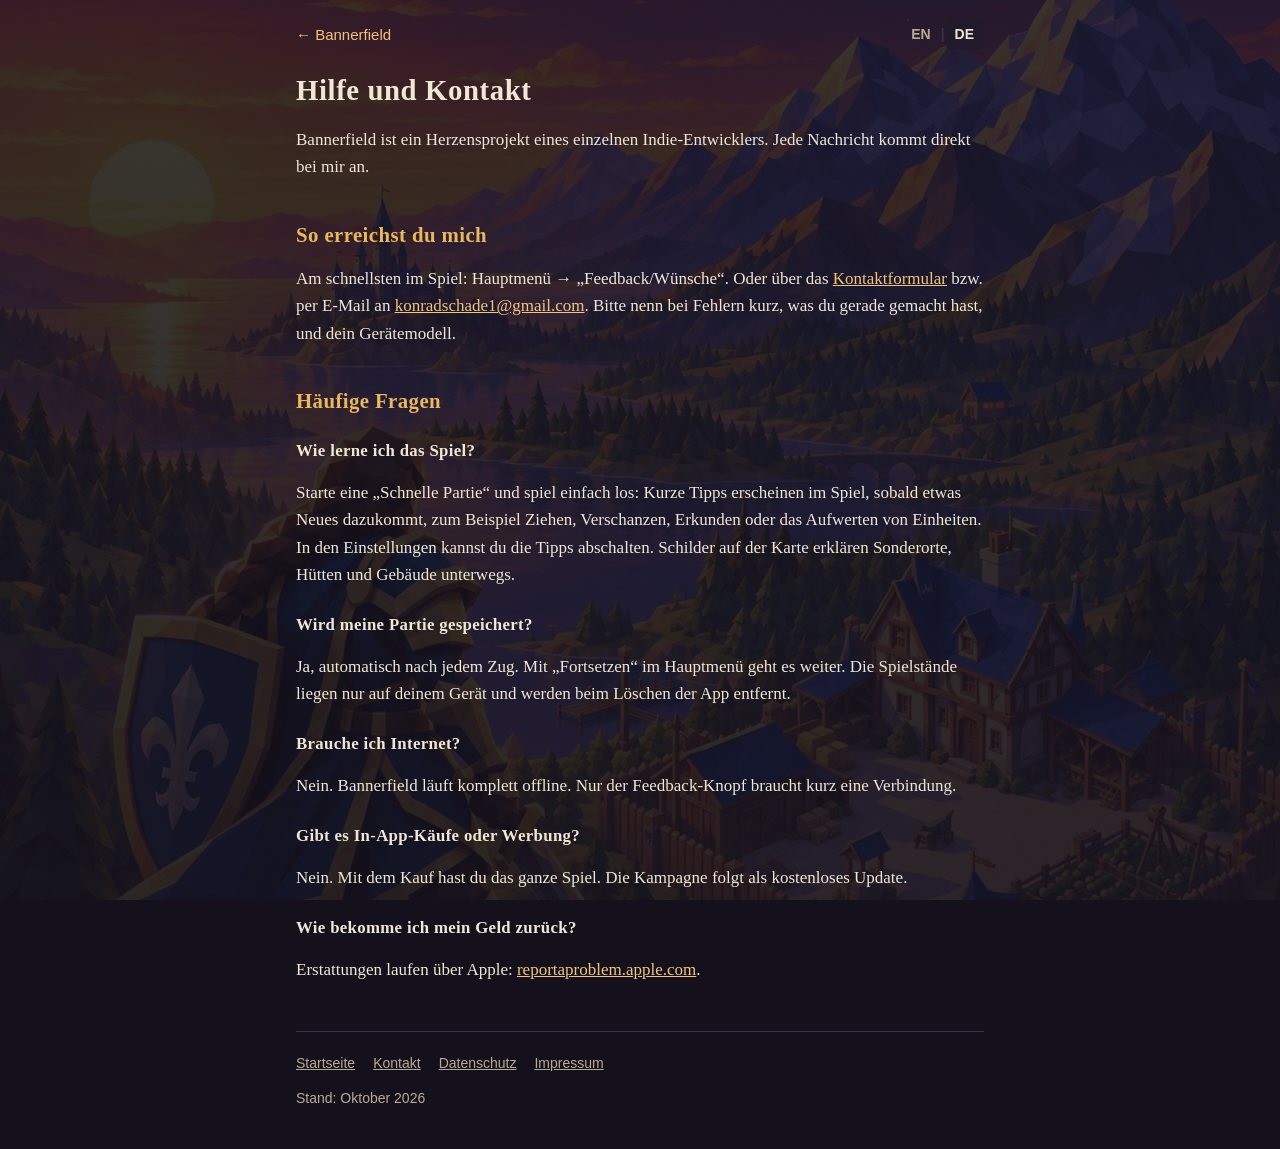
<file: de/support/index.html>
<!doctype html>
<html lang="de">
<head>
<meta charset="utf-8">
<meta name="viewport" content="width=device-width, initial-scale=1">
<title>Hilfe – Bannerfield</title>
<meta name="theme-color" content="#15111c">
<link rel="alternate" hreflang="en" href="https://konradschade.github.io/bannerfield/support/">
<link rel="alternate" hreflang="de" href="https://konradschade.github.io/bannerfield/de/support/">
<link rel="stylesheet" href="../../style.css?v=2">
<link rel="icon" href="../../icon.png">
</head>
<body>
<main>
  <header class="topbar">
    <a class="back" href="../">← Bannerfield</a>
    <nav class="lang" aria-label="Sprache">
      <a href="../../support/" lang="en" hreflang="en">EN</a>|<a href="./" lang="de" aria-current="page">DE</a>
    </nav>
  </header>
  <h1>Hilfe und Kontakt</h1>
  <p>Bannerfield ist ein Herzensprojekt eines einzelnen Indie-Entwicklers. Jede Nachricht kommt direkt bei mir an.</p>

  <h2>So erreichst du mich</h2>
  <p>Am schnellsten im Spiel: Hauptmenü → „Feedback/Wünsche“. Oder über das <a href="../../kontakt/">Kontaktformular</a> bzw. per E-Mail an
  <a href="mailto:konradschade1@gmail.com">konradschade1@gmail.com</a>. Bitte nenn bei Fehlern kurz,
  was du gerade gemacht hast, und dein Gerätemodell.</p>

  <h2>Häufige Fragen</h2>
  <h3>Wie lerne ich das Spiel?</h3>
  <p>Starte eine „Schnelle Partie“ und spiel einfach los: Kurze Tipps erscheinen im Spiel, sobald etwas Neues dazukommt,
  zum Beispiel Ziehen, Verschanzen, Erkunden oder das Aufwerten von Einheiten. In den Einstellungen kannst du die Tipps
  abschalten. Schilder auf der Karte erklären Sonderorte, Hütten und Gebäude unterwegs.</p>
  <h3>Wird meine Partie gespeichert?</h3>
  <p>Ja, automatisch nach jedem Zug. Mit „Fortsetzen“ im Hauptmenü geht es weiter. Die Spielstände liegen nur
  auf deinem Gerät und werden beim Löschen der App entfernt.</p>
  <h3>Brauche ich Internet?</h3>
  <p>Nein. Bannerfield läuft komplett offline. Nur der Feedback-Knopf braucht kurz eine Verbindung.</p>
  <h3>Gibt es In-App-Käufe oder Werbung?</h3>
  <p>Nein. Mit dem Kauf hast du das ganze Spiel. Die Kampagne folgt als kostenloses Update.</p>
  <h3>Wie bekomme ich mein Geld zurück?</h3>
  <p>Erstattungen laufen über Apple: <a href="https://reportaproblem.apple.com">reportaproblem.apple.com</a>.</p>

  <footer>
    <nav aria-label="Fußzeile">
      <a href="../">Startseite</a><a href="../../kontakt/">Kontakt</a><a href="../../datenschutz/">Datenschutz</a><a href="../../impressum/">Impressum</a>
    </nav>
    Stand: Oktober 2026
  </footer>
</main>
</body>
</html>
</file>
<file: style.css>
/* Bannerfield-Website: immer dunkel, mobil zuerst, keine externen Schriften oder Dienste */
:root {
  color-scheme: dark;
  --bg: #15111c; --bg2: #201a2b; --ink: #f0e7d6; --muted: #b9ab92; --line: #3a3047;
  --accent: #e8b75e; --link: #f2c47c;
  --serif: "Iowan Old Style", "Palatino Linotype", Palatino, Georgia, serif;
  --sans: -apple-system, BlinkMacSystemFont, "Segoe UI", Roboto, Helvetica, Arial, sans-serif;
}
* { box-sizing: border-box; }
html { -webkit-text-size-adjust: 100%; background: var(--bg); }
body {
  margin: 0; color: var(--ink); font: 17px/1.6 var(--serif); overflow-wrap: break-word;
  background: transparent; position: relative; min-height: 100vh;
}
/* Low-Poly-Hintergrund: das Titelbild des Spiels, hinter der ganzen Seite stark abgedunkelt (fest, scrollt nicht mit) */
body::before {
  content: ""; position: fixed; inset: 0; z-index: -2; pointer-events: none;
  background: linear-gradient(rgba(21, 17, 28, 0.84), rgba(21, 17, 28, 0.9)), url("media/bg_title.jpg") center 30% / cover no-repeat;
}
/* Startseite: oben das Titelbild in voller Farbe (Abendhimmel, Berge, Heldin), läuft nach unten ins Dunkle aus */
.sky {
  position: absolute; top: 0; left: 0; right: 0; z-index: -1; pointer-events: none;
  height: clamp(600px, 158vw, 1000px);
  background:
    linear-gradient(to bottom, rgba(21, 17, 28, 0.25) 0%, rgba(21, 17, 28, 0) 18%, rgba(21, 17, 28, 0.12) 45%,
      rgba(21, 17, 28, 0.72) 74%, rgba(21, 17, 28, 0.9) 100%),
    url("media/bg_title.jpg") center 12% / cover no-repeat;
}
.home .pitch, .home .facts { text-shadow: 0 1px 2px rgba(0, 0, 0, 0.75), 0 2px 14px rgba(0, 0, 0, 0.55); }
.home .facts { color: var(--ink); }
.home .lang a[aria-current] { background: rgba(21, 17, 28, 0.6); }
main { max-width: 720px; margin: 0 auto; padding: 12px 16px 40px; }
img, video { max-width: 100%; }
a { color: var(--link); }
h1, h2, h3 { line-height: 1.25; letter-spacing: 0.02em; }
h1 { font-size: 1.8rem; margin: 0.6em 0 0.4em; }
h2 { font-size: 1.3rem; margin: 2em 0 0.5em; color: var(--accent); }
h3 { font-size: 1.05rem; margin: 1.6em 0 0.3em; }

/* Kopfzeile: Zurück-Link links, Sprachumschalter EN | DE rechts */
.topbar { display: flex; align-items: center; gap: 12px; min-height: 44px; font: 15px/1.4 var(--sans); }
.topbar .back { text-decoration: none; }
.lang { margin-left: auto; display: flex; align-items: center; font: 600 14px/1 var(--sans); color: var(--line); }
.lang a { padding: 9px 10px; border-radius: 8px; text-decoration: none; color: var(--muted); }
.lang a:hover { color: var(--ink); }
.lang a[aria-current] { color: var(--ink); background: var(--bg2); }

/* Kopf der Startseite */
.hero { text-align: center; }
.hero h1 { margin: 0; }
.logo { display: block; width: 100%; max-width: 560px; height: auto; margin: 4px auto 0; filter: drop-shadow(0 8px 18px rgba(0, 0, 0, 0.45)); }
.pitch { font-size: 1.3rem; line-height: 1.4; margin: 6px auto 22px; max-width: 26ch; }

/* Eigener App-Store-Knopf (kein nachgeladenes Badge) */
.appstore {
  display: inline-flex; align-items: center; gap: 10px; min-height: 58px; padding: 8px 22px 8px 16px;
  background: #000; color: #fff; border: 1px solid #a6a6a6; border-radius: 13px;
  font-family: var(--sans); text-decoration: none; text-align: left;
  box-shadow: 0 6px 20px rgba(0, 0, 0, 0.35); transition: transform 0.12s, border-color 0.12s;
}
.appstore:hover { border-color: #fff; }
.appstore:active { transform: scale(0.97); }
.appstore:focus-visible { outline: 3px solid var(--accent); outline-offset: 3px; }
.appstore svg { width: 30px; height: 30px; flex: none; fill: currentColor; margin-top: -4px; }
.appstore span { display: flex; flex-direction: column; line-height: 1.05; }
.appstore small { font-size: 12px; font-weight: 500; letter-spacing: 0.01em; }
.appstore b { font-size: 25px; font-weight: 600; letter-spacing: -0.01em; }
.facts { margin: 14px 0 0; color: var(--muted); font: 14px/1.5 var(--sans); }
.facts span, .nw { white-space: nowrap; }

/* Video und Spielszenen */
.media { margin: 36px 0 0; }
.video { margin: 0 auto; width: min(100%, 300px, 34vh); }
.video video {
  display: block; width: 100%; height: auto; aspect-ratio: 720 / 1560;
  background: #000; border-radius: 22px; border: 1px solid var(--line);
  box-shadow: 0 10px 30px rgba(0, 0, 0, 0.45);
}
.media figcaption { margin-top: 10px; text-align: center; color: var(--muted); font: 14px/1.4 var(--sans); }
.shots { display: grid; grid-template-columns: 1fr 1fr; gap: 8px; margin-top: 28px; }
.shots a:first-child { grid-column: 1 / -1; }
.shots img {
  display: block; width: 100%; height: auto; aspect-ratio: 4 / 3; object-fit: cover;
  border-radius: 10px; border: 1px solid var(--line);
}

/* Beschreibung und Stichpunkte */
.features { list-style: none; padding: 0; margin: 20px 0; display: grid; gap: 10px; }
.features li {
  position: relative; padding: 12px 14px 12px 42px;
  background: rgba(32, 26, 43, 0.82); border: 1px solid var(--line); border-radius: 12px;
  font-size: 16px; line-height: 1.45; color: var(--muted);
}
.features li::before {
  content: ""; position: absolute; left: 17px; top: 19px; width: 10px; height: 10px;
  background: var(--accent); transform: rotate(45deg);
}
.features b { display: block; color: var(--ink); font-size: 17px; }
@media (min-width: 600px) {
  .features { grid-template-columns: 1fr 1fr; }
}

/* Hinweis auf Unterseiten (z. B. englischer Hinweis über Impressum/Datenschutz) */
.note {
  padding: 10px 14px; border: 1px solid var(--line); border-radius: 10px; background: var(--bg2);
  color: var(--muted); font: 14px/1.5 var(--sans);
}

/* Fußzeile */
footer {
  margin-top: 48px; padding-top: 16px; border-top: 1px solid var(--line);
  color: var(--muted); font: 14px/1.6 var(--sans);
}
footer nav { display: flex; flex-wrap: wrap; gap: 2px 18px; margin-bottom: 8px; }
footer nav a { padding: 4px 0; }
footer a { color: var(--muted); }
footer a:hover { color: var(--ink); }
</file>
